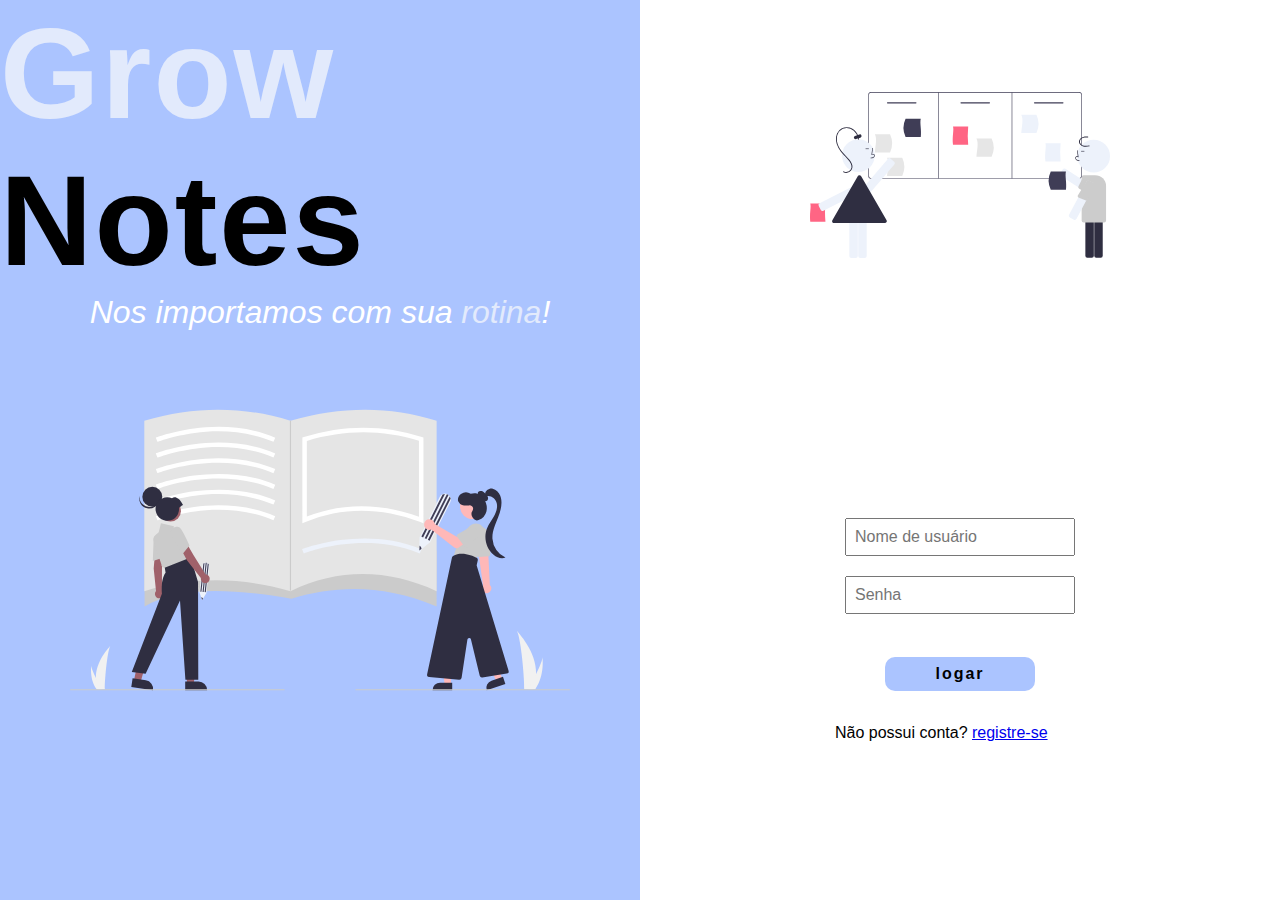
<file: pages/index.html>
<!DOCTYPE html>
<html lang="en">
<head>
    <meta charset="UTF-8">
    <meta http-equiv="X-UA-Compatible" content="IE=edge">
    <meta name="viewport" content="width=device-width, initial-scale=1.0">
    <title>Grow notes - Login</title>
    <link rel="stylesheet" href="../css/login.css">
</head>
    <body>
        
        <div class="page-wrapper">
            <section class="content__div">
                <div class="grow-notes-container">
                    <h1 class="grow-notes"><span>Grow</span> Notes</h1>
                    <p class="grow-label">Nos importamos com sua <span class="rotine">rotina</span>!</p>
                </div>
                <div class="image-grow-container">
                    <div class="image-grow-content">
                        <img src="../assets/svgs/login-girls-image.svg" class="grow-image">
                    </div>
                </div>
            </section>
            <section class="register__section">
                <div class="image-register-container">
                    <div class="image-register-content">
                        <img src="../assets/svgs/book.svg" class="grow-image">
                    </div>
                </div>
                <div class="inputs-container">
                    <form class="form-container">
                        <input class="input__register" type="text" id="login" placeholder="Nome de usuário">
                        <input class="input__register" type="password" id="pass" placeholder="Senha">
                        <div class="button__container">
                            <button class="medium__button button__form" id="button__login">Logar</button>
                        </div>
                        <div>
                            <p>Não possui conta? <a href="register.html">registre-se</a></p>
                        </div>
                    </form>
                </div>
            </section>
        </div>
        <script src="../js/login.js"></script>
    </body>
</html>
</file>
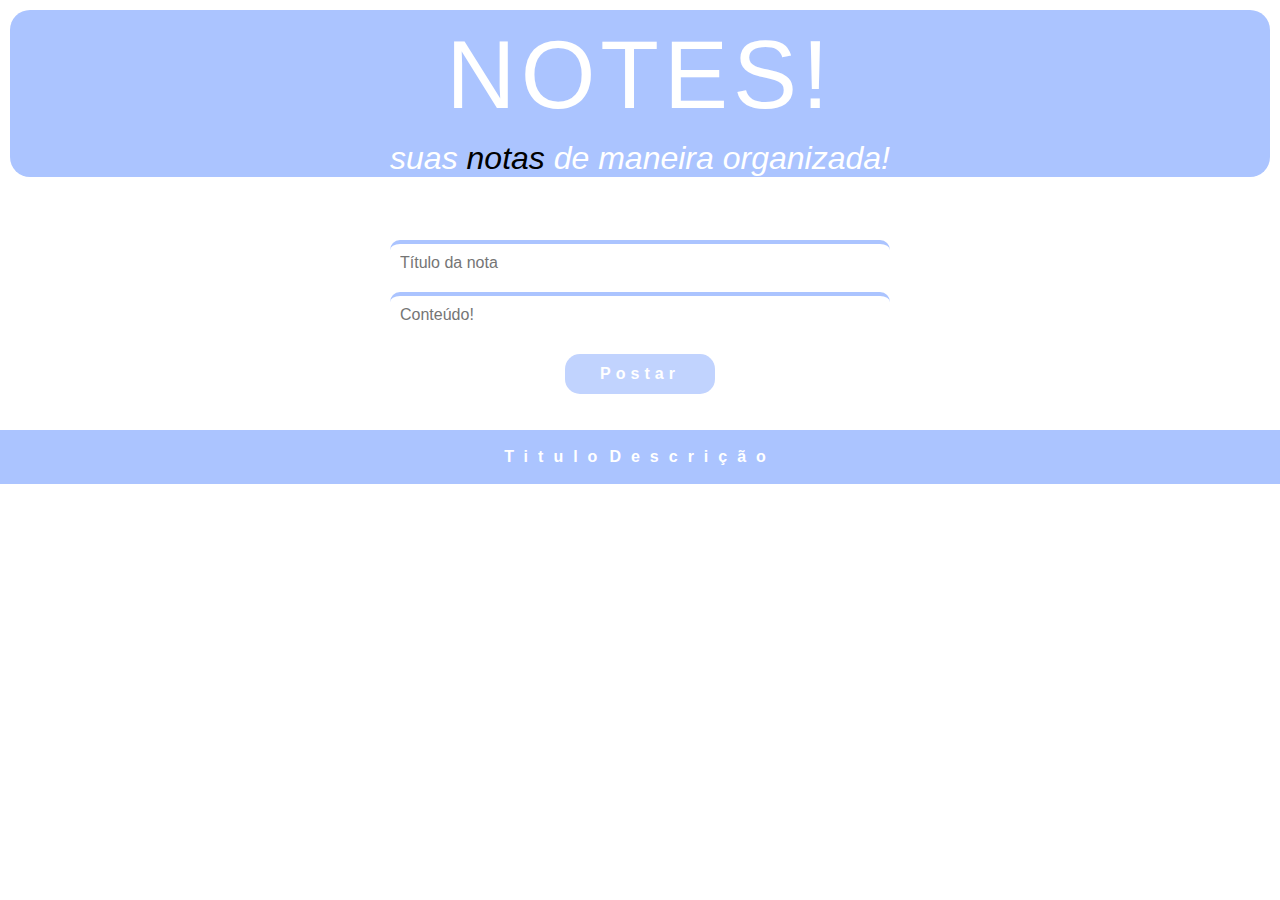
<file: pages/notesPage.html>
<!DOCTYPE html>
<html lang="en">
<head>
    <meta charset="UTF-8">
    <meta http-equiv="X-UA-Compatible" content="IE=edge">
    <meta name="viewport" content="width=device-width, initial-scale=1.0">
    <title>Grow notes - Note Page </title>
    <link rel="stylesheet" href="../css/notes.css">
</head>
    <body>
        <div>
            <section>
                <div class="header-container">
                    <div class="header-content">
                        <h1 class="logo-container">Notes!</h1>
                        <p class="logo__label">Suas <span>notas</span> de maneira organizada!</p>    
                    </div>
                </div>
            </section>
            <section>
                <div class="input-container">
                    <form>
                        <div class="input-content">
                            <input type="text" name="title" class="input-note" id="note-title" placeholder="Título da nota">
                            <input type="text" name="body" class="input-note" id="note-body" placeholder="Conteúdo!">
                            <button id="post-button" class="button-post">Postar</button>
                        </div>
                    </form>
                </div>
            </section>
            <section>
                <div class="note-container">
                    <table id="note-table">
                        <thead>
                            <tr>
                                <th class="note-table-title">Titulo</th>
                                <th>Descrição</th>
                            </tr>
                        </thead>
                        <tbody>
                            <!-- <tr>
                                <td>
                                    Lavar pratos
                                </td>
                                <td>
                                    as 14 horas
                                </td>
                                <td>
                                    <button>Editar</button>
                                    <button>Excluir</button>
                                </td>
                            </tr> -->
                        </tbody>
                    </table>
                </div>
            </section>
        </div>

        <script src="../js/notes.js"></script>
    </body>
</html>
</file>
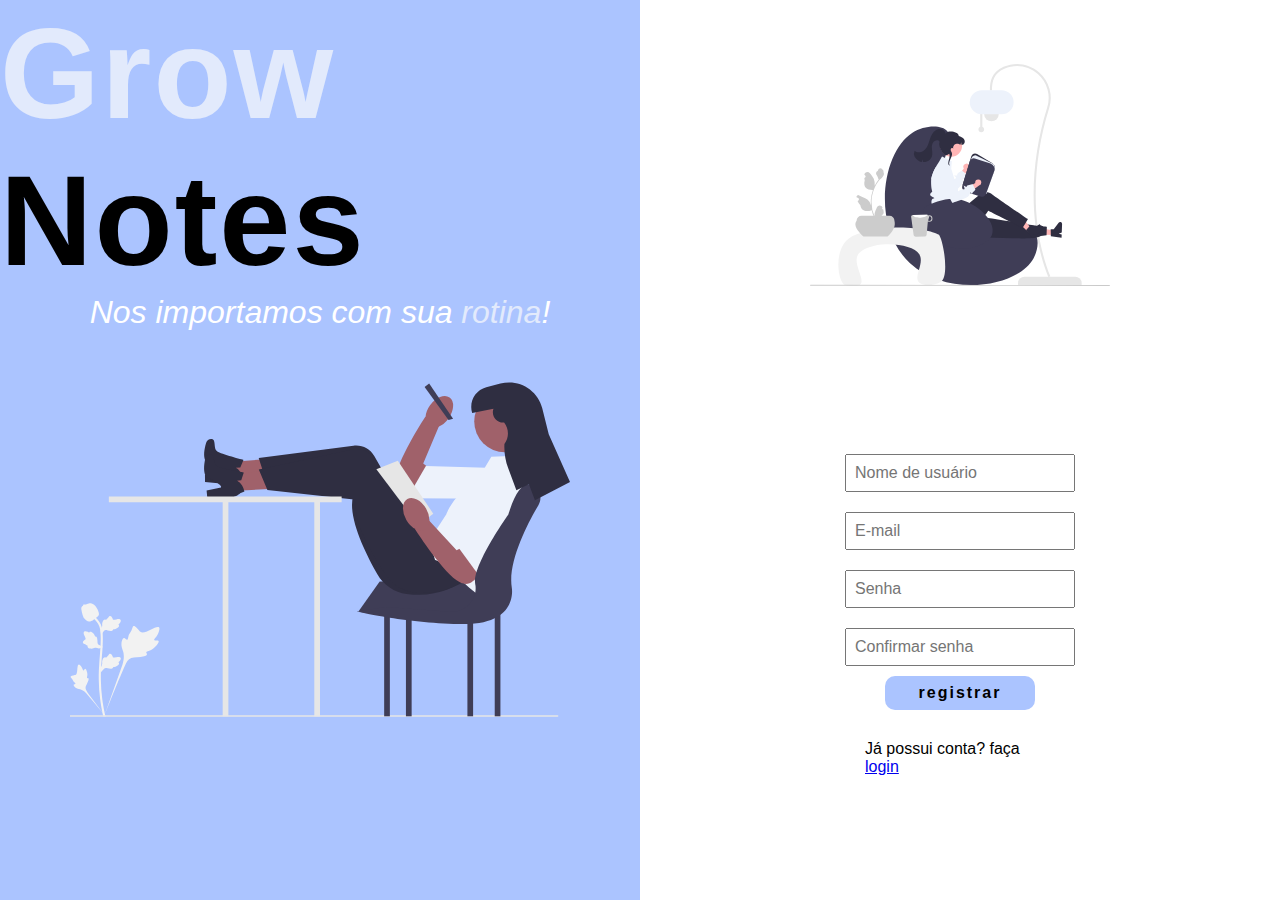
<file: pages/register.html>
<!DOCTYPE html>
<html lang="en">
<head>
    <meta charset="UTF-8">
    <meta http-equiv="X-UA-Compatible" content="IE=edge">
    <meta name="viewport" content="width=device-width, initial-scale=1.0">
    <title>Grow notes - Registro</title>
    <link rel="stylesheet" href="../css/register.css">
</head>
    <body>
        
        <div class="page-wrapper">
            <section class="content__div">
                <div class="grow-notes-container">
                    <h1 class="grow-notes"><span>Grow</span> Notes</h1>
                    <p class="grow-label">Nos importamos com sua <span class="rotine">rotina</span>!</p>
                </div>
                <div class="image-grow-container">
                    <div class="image-grow-content">
                        <img src="../assets/svgs/girlStudy.svg" class="grow-image">
                    </div>
                </div>
            </section>
            <section class="register__section">
                <div class="image-register-container">
                    <div class="image-register-content">
                        <img src="../assets/svgs/reading-time.svg" class="grow-image">
                    </div>
                </div>
                <div class="inputs-container">
                    <form class="form-container">
                        <input class="input__register" type="text" id="login" placeholder="Nome de usuário" required>
                        <input class="input__register" type="email" id="email" placeholder="E-mail" required>
                        <input class="input__register" type="password" id="pass" placeholder="Senha" required>
                        <input class="input__register" type="password" id="Confirmpass" placeholder="Confirmar senha" required>
                        <div class="button__container">
                            <button class="medium__button button__form">Registrar</button>
                        </div>
                        <div class="margin__30">
                            <p>Já possui conta? faça <a href="index.html">login</a></p>
                        </div>
                    </form>
                </div>
            </section>
        </div>
        <script src="../js/register.js"></script>
    </body>
</html>
</file>
<file: css/login.css>
* {
    padding: 0;
    margin: 0;
    box-sizing: border-box;
    font-size: 16px;
    font-family:-apple-system, BlinkMacSystemFont, 'Segoe UI', Roboto, Oxygen, Ubuntu, Cantarell, 'Open Sans', 'Helvetica Neue', sans-serif;
}

.margin__30 {
    margin: 30px;
}

.page-wrapper {
    width: 100%;
    height: 100vh;
    display: flex;
    justify-content: space-around;
}

.content__div {
    padding: 0;
    width: 50%;
    height: 100vh;
    background-color: #ABC4FF;
    display: flex;
    flex-direction: column;
    align-items: center;
}

.grow-notes-container {
    width: 100%;
    height: 200px;
    display: flex;
    flex-direction: column;
    align-items: center;
}

.grow-notes {
    font-size: 8em;
    letter-spacing: 2px;
}

.grow-label {
    font-size: 2em;
    color: white;
    font-style: italic;
}

.grow-notes-container span {
    font-size: 1em;
    color: #E2EAFC;
}

.image-grow-container {
    width: 100%;
    height: 100vh;
    /* background-color: red; */
    display: flex;
    flex-direction: colum;
    align-items: center;
    justify-content: center;
}

.image-grow-content {
    width: 500px;
    height: 500px;
    /* background-color: yellow; */
    position: relative;
}

.grow-image {
    width: 100%;
    height: 100%;
    position: absolute;
    top: 0;
    right: 0;
}

.register__section {
    padding: 0;
    width: 50%;
    height: 100vh;
    display: flex;
    flex-direction: column;
    justify-content: space-around;
}

.input__register {
    display: block;
    padding: 8px;
    margin: 10px;
}

.image-register-content {
    width: 300px;
    height: 300px;
    position: relative;
}

.image-register-container {
    width: 100%;
    height: 100px;
    /* background-color: red; */
    display: flex;
    flex-direction: colum;
    align-items: center;
    justify-content: center;
}

.inputs-container {
    width: 100%;
    height: 300px;
    display: flex;
    justify-content: center;
    align-items: center;
}

.form-container {
    width: 250px;
    height: 100%;
    display: flex;
    flex-direction: column;
    justify-content: center;
}

.button__container {
    width: 100%;
    height: 100px;
    display: flex;
    align-items: center;
    justify-content: center;
}

.medium__button {
    width: 150px;
    padding: 8px;
    border: none;
    border-radius: 10px;
    background-color: #ABC4FF;
    color: black;
    font-weight: bold;
    letter-spacing: 2px;
    text-transform: lowercase;
    transition: all 0.3s;
}

.medium__button:hover {
    cursor: pointer;
    background-color: #EDF2FB;

}
</file>
<file: css/notes.css>
* {
    padding: 0;
    margin: 0;
    box-sizing: border-box;
    font-family: -apple-system, BlinkMacSystemFont, 'Segoe UI', Roboto, Oxygen, Ubuntu, Cantarell, 'Open Sans', 'Helvetica Neue', sans-serif;
    font-size: 16px;
}

.header-container {
    width: 100%;
    height: 220px;
    display: flex;
    flex-direction: column;
    padding: 10px;
}

.header-content {
    display: table;
    background-color: #ABC4FF;
    text-align: center;
    border-radius: 20px;
}

.logo-container {
    font-size: 6em;
    font-weight: normal;
    text-transform: uppercase;
    letter-spacing: 5px;
    color: white;
    padding: 10px;
}

.logo__label {
    font-size: 2em;
    text-transform: lowercase;
    color: white;
    font-style: italic;
}

.logo__label span{
    color: black;
    font-size: 1em;
    text-transform: lowercase;
}

.input-container {
    width: 100%;
    height: 200px;
    display: flex;
    justify-content: center;

}

.input-content {
    display: table;
    text-align: center;
    padding: 10px;
}


.input-note {
    display: block;
    width: 500px;
    padding: 10px;
    margin: 10px;
    border-radius: 10px;
    border: none;
    border-top: 4px solid #ABC4FF;
}

.button-post {
    width: 150px;
    height: 40px;
    border-radius: 15px;
    border: none;
    background-color: #C1D3FE;
    color: white;
    letter-spacing: 5px;
    font-weight: bold;
    margin-top: 10px;
    transition: all 0.3s ease-in;
}

.button-post:hover {
    background-color: #EDF2FB;
    color: black;
    font-weight: normal;
    cursor: pointer;
}

ul {
    list-style-type: none;
}

.note-container {
    width: 100%;
    height: auto;
    display: flex;
    justify-content: center;
    margin-top: 10px;
}

.note-wrapper {
    display: table;
    width: auto;
    height: auto;
    background-color: #ABC4FF;
    padding: 20px;
    border-radius: 10px;
}

.note-content {
    width: auto;
    color: black;
    font-size: 2em;
    text-transform: lowercase;
}

#edit__button {
    padding: 10px;
    background-color: black;
    color: white;
    border-radius: 6px;
    letter-spacing: 3px;
    font-weight: bold;
}

#edit__button:hover {
    cursor: pointer;
    background-color: white;
    color: black;
}

#exc_button {
    padding: 10px;
    background-color: black;
    color: white;
    border-radius: 6px;
    letter-spacing: 3px;
    font-weight: bold;
}

#exc_button:hover {
    cursor: pointer;
    background-color: white;
    color: black;
}

thead {
    width: 100%;
    height: 50px;
    letter-spacing: 10px;
    font-size: 4em;
    font-weight: bold;
}

thead th {
    margin: 100px;
}

.note-container {
    width: 100%;
    height: 100%;
    display: block;
    background-color: #ABC4FF;
    color: white;
    display: flex;
}
</file>
<file: css/register.css>
* {
    padding: 0;
    margin: 0;
    box-sizing: border-box;
    font-size: 16px;
    font-family:-apple-system, BlinkMacSystemFont, 'Segoe UI', Roboto, Oxygen, Ubuntu, Cantarell, 'Open Sans', 'Helvetica Neue', sans-serif;
}

.margin__30 {
    margin: 30px;
}

.page-wrapper {
    width: 100%;
    height: 100vh;
    display: flex;
    justify-content: space-around;
}

.content__div {
    padding: 0;
    width: 50%;
    height: 100vh;
    background-color: #ABC4FF;
    display: flex;
    flex-direction: column;
    align-items: center;
}

.grow-notes-container {
    width: 100%;
    height: 200px;
    display: flex;
    flex-direction: column;
    align-items: center;
}

.grow-notes {
    font-size: 8em;
    letter-spacing: 2px;
}

.grow-label {
    font-size: 2em;
    color: white;
    font-style: italic;
}

.grow-notes-container span {
    font-size: 1em;
    color: #E2EAFC;
}

.image-grow-container {
    width: 100%;
    height: 100vh;
    /* background-color: red; */
    display: flex;
    flex-direction: colum;
    align-items: center;
    justify-content: center;
}

.image-grow-content {
    width: 500px;
    height: 500px;
    /* background-color: yellow; */
    position: relative;
}

.grow-image {
    width: 100%;
    height: 100%;
    position: absolute;
    top: 0;
    right: 0;
}

.register__section {
    padding: 0;
    width: 50%;
    height: 100vh;
    display: flex;
    flex-direction: column;
    justify-content: space-around;
}

.input__register {
    display: block;
    padding: 8px;
    margin: 10px;
}

.image-register-content {
    width: 300px;
    height: 300px;
    position: relative;
}

.image-register-container {
    width: 100%;
    height: 100px;
    /* background-color: red; */
    display: flex;
    flex-direction: colum;
    align-items: center;
    justify-content: center;
}

.inputs-container {
    width: 100%;
    height: 300px;
    display: flex;
    justify-content: center;
    align-items: center;
}

.form-container {
    width: 250px;
    height: 100%;
    display: flex;
    flex-direction: column;
    justify-content: center;
}

.button__container {
    width: 100%;
    height: 100px;
    display: flex;
    align-items: center;
    justify-content: center;
}

.medium__button {
    width: 150px;
    padding: 8px;
    border: none;
    border-radius: 10px;
    background-color: #ABC4FF;
    color: black;
    font-weight: bold;
    letter-spacing: 2px;
    text-transform: lowercase;
    transition: all 0.3s;
}

.medium__button:hover {
    cursor: pointer;
    background-color: #EDF2FB;

}
</file>
